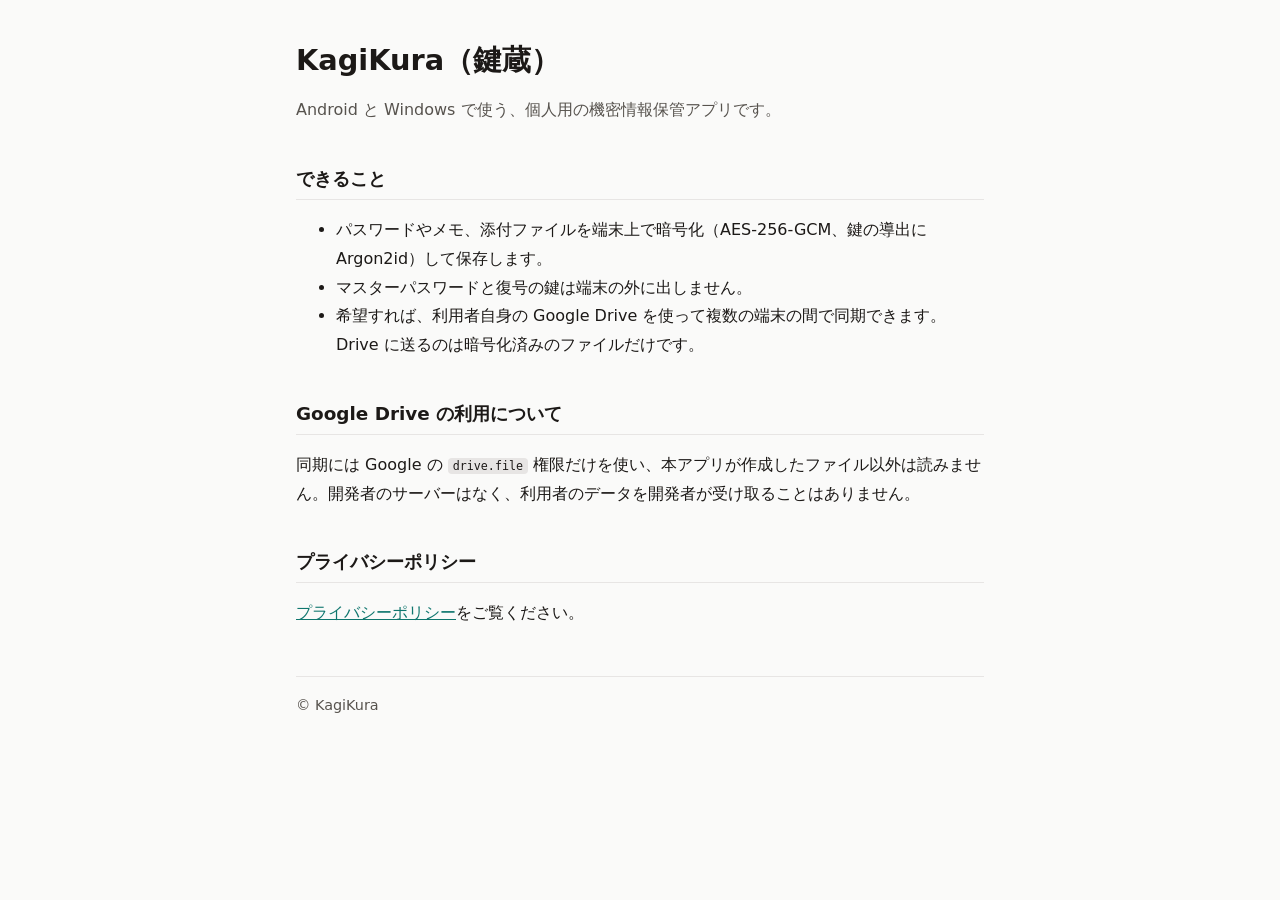
<file: index.html>
<!doctype html>
<html lang="ja">
<head>
<meta charset="utf-8">
<meta name="viewport" content="width=device-width,initial-scale=1">
<title>KagiKura（鍵蔵）</title>
<meta name="description" content="KagiKura（鍵蔵）は Android と Windows で使う個人用の機密情報保管アプリです。">
<link rel="stylesheet" href="style.css">
</head>
<body>
<main>
<h1>KagiKura（鍵蔵）</h1>
<p class="lead">Android と Windows で使う、個人用の機密情報保管アプリです。</p>

<h2>できること</h2>
<ul>
<li>パスワードやメモ、添付ファイルを端末上で暗号化（AES-256-GCM、鍵の導出に Argon2id）して保存します。</li>
<li>マスターパスワードと復号の鍵は端末の外に出しません。</li>
<li>希望すれば、利用者自身の Google Drive を使って複数の端末の間で同期できます。Drive に送るのは暗号化済みのファイルだけです。</li>
</ul>

<h2>Google Drive の利用について</h2>
<p>同期には Google の <code>drive.file</code> 権限だけを使い、本アプリが作成したファイル以外は読みません。開発者のサーバーはなく、利用者のデータを開発者が受け取ることはありません。</p>

<h2>プライバシーポリシー</h2>
<p><a href="privacy/">プライバシーポリシー</a>をご覧ください。</p>

<footer>&copy; KagiKura</footer>
</main>
</body>
</html>
</file>
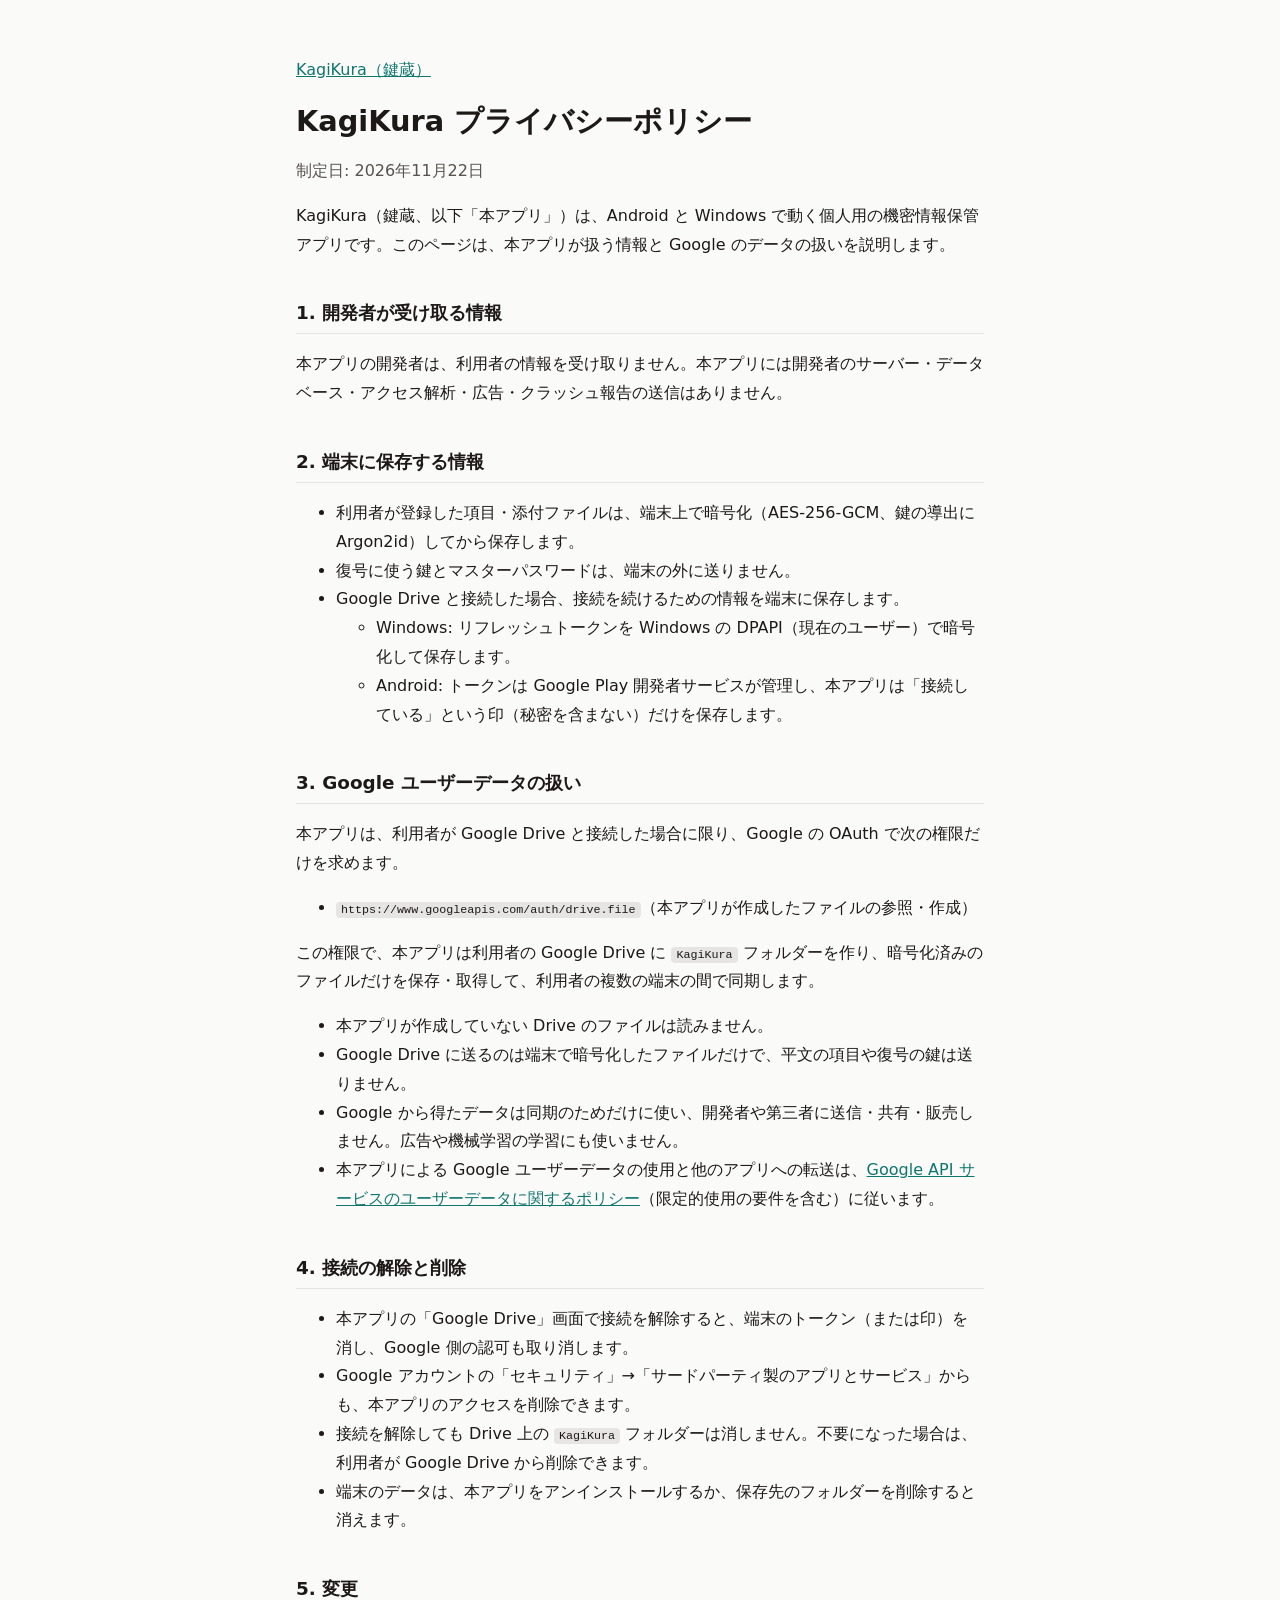
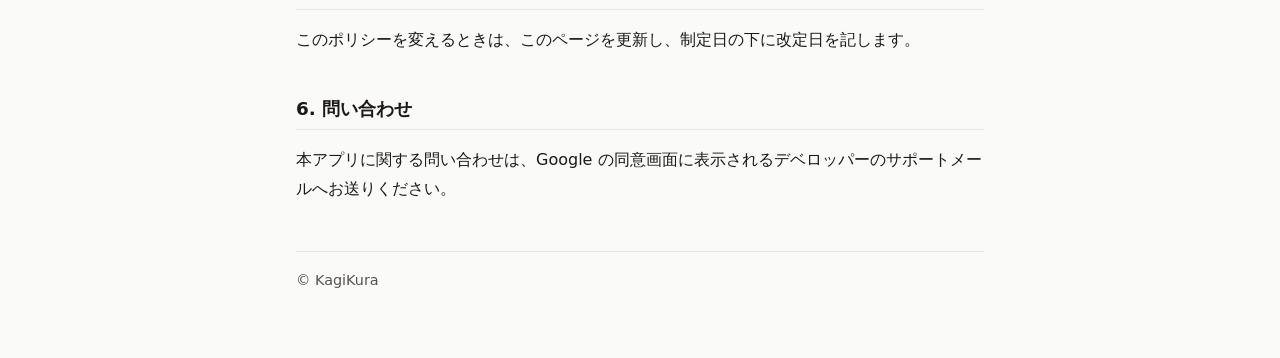
<file: privacy/index.html>
<!doctype html>
<html lang="ja">
<head>
<meta charset="utf-8">
<meta name="viewport" content="width=device-width,initial-scale=1">
<title>プライバシーポリシー | KagiKura</title>
<link rel="stylesheet" href="../style.css">
</head>
<body>
<main>
<p><a href="../">KagiKura（鍵蔵）</a></p>
<h1>KagiKura プライバシーポリシー</h1>
<p class="lead">制定日: 2026年11月22日</p>

<p>KagiKura（鍵蔵、以下「本アプリ」）は、Android と Windows で動く個人用の機密情報保管アプリです。このページは、本アプリが扱う情報と Google のデータの扱いを説明します。</p>

<h2>1. 開発者が受け取る情報</h2>
<p>本アプリの開発者は、利用者の情報を受け取りません。本アプリには開発者のサーバー・データベース・アクセス解析・広告・クラッシュ報告の送信はありません。</p>

<h2>2. 端末に保存する情報</h2>
<ul>
<li>利用者が登録した項目・添付ファイルは、端末上で暗号化（AES-256-GCM、鍵の導出に Argon2id）してから保存します。</li>
<li>復号に使う鍵とマスターパスワードは、端末の外に送りません。</li>
<li>Google Drive と接続した場合、接続を続けるための情報を端末に保存します。
<ul>
<li>Windows: リフレッシュトークンを Windows の DPAPI（現在のユーザー）で暗号化して保存します。</li>
<li>Android: トークンは Google Play 開発者サービスが管理し、本アプリは「接続している」という印（秘密を含まない）だけを保存します。</li>
</ul>
</li>
</ul>

<h2>3. Google ユーザーデータの扱い</h2>
<p>本アプリは、利用者が Google Drive と接続した場合に限り、Google の OAuth で次の権限だけを求めます。</p>
<ul>
<li><code>https://www.googleapis.com/auth/drive.file</code>（本アプリが作成したファイルの参照・作成）</li>
</ul>
<p>この権限で、本アプリは利用者の Google Drive に <code>KagiKura</code> フォルダーを作り、暗号化済みのファイルだけを保存・取得して、利用者の複数の端末の間で同期します。</p>
<ul>
<li>本アプリが作成していない Drive のファイルは読みません。</li>
<li>Google Drive に送るのは端末で暗号化したファイルだけで、平文の項目や復号の鍵は送りません。</li>
<li>Google から得たデータは同期のためだけに使い、開発者や第三者に送信・共有・販売しません。広告や機械学習の学習にも使いません。</li>
<li>本アプリによる Google ユーザーデータの使用と他のアプリへの転送は、<a href="https://developers.google.com/terms/api-services-user-data-policy">Google API サービスのユーザーデータに関するポリシー</a>（限定的使用の要件を含む）に従います。</li>
</ul>

<h2>4. 接続の解除と削除</h2>
<ul>
<li>本アプリの「Google Drive」画面で接続を解除すると、端末のトークン（または印）を消し、Google 側の認可も取り消します。</li>
<li>Google アカウントの「セキュリティ」→「サードパーティ製のアプリとサービス」からも、本アプリのアクセスを削除できます。</li>
<li>接続を解除しても Drive 上の <code>KagiKura</code> フォルダーは消しません。不要になった場合は、利用者が Google Drive から削除できます。</li>
<li>端末のデータは、本アプリをアンインストールするか、保存先のフォルダーを削除すると消えます。</li>
</ul>

<h2>5. 変更</h2>
<p>このポリシーを変えるときは、このページを更新し、制定日の下に改定日を記します。</p>

<h2>6. 問い合わせ</h2>
<p>本アプリに関する問い合わせは、Google の同意画面に表示されるデベロッパーのサポートメールへお送りください。</p>

<footer>&copy; KagiKura</footer>
</main>
</body>
</html>
</file>
<file: style.css>
:root{--bg:#fafaf9;--fg:#1c1917;--muted:#57534e;--line:#e7e5e4;--accent:#0f766e}
@media (prefers-color-scheme:dark){:root{--bg:#1c1917;--fg:#f5f5f4;--muted:#a8a29e;--line:#44403c;--accent:#2dd4bf}}
*{box-sizing:border-box}
body{margin:0;background:var(--bg);color:var(--fg);font-family:system-ui,-apple-system,"Hiragino Sans","Noto Sans JP","Yu Gothic UI",sans-serif;line-height:1.8}
main{max-width:720px;margin:0 auto;padding:40px 16px 64px}
h1{font-size:1.8rem;line-height:1.4;margin:0 0 8px}
h2{font-size:1.15rem;margin:2em 0 .5em;padding-bottom:4px;border-bottom:1px solid var(--line)}
p,li{color:var(--fg)}
.lead{color:var(--muted)}
a{color:var(--accent)}
code{font-size:.9em;background:var(--line);padding:1px 5px;border-radius:4px;word-break:break-all}
footer{margin-top:48px;padding-top:16px;border-top:1px solid var(--line);color:var(--muted);font-size:.9rem}
</file>
